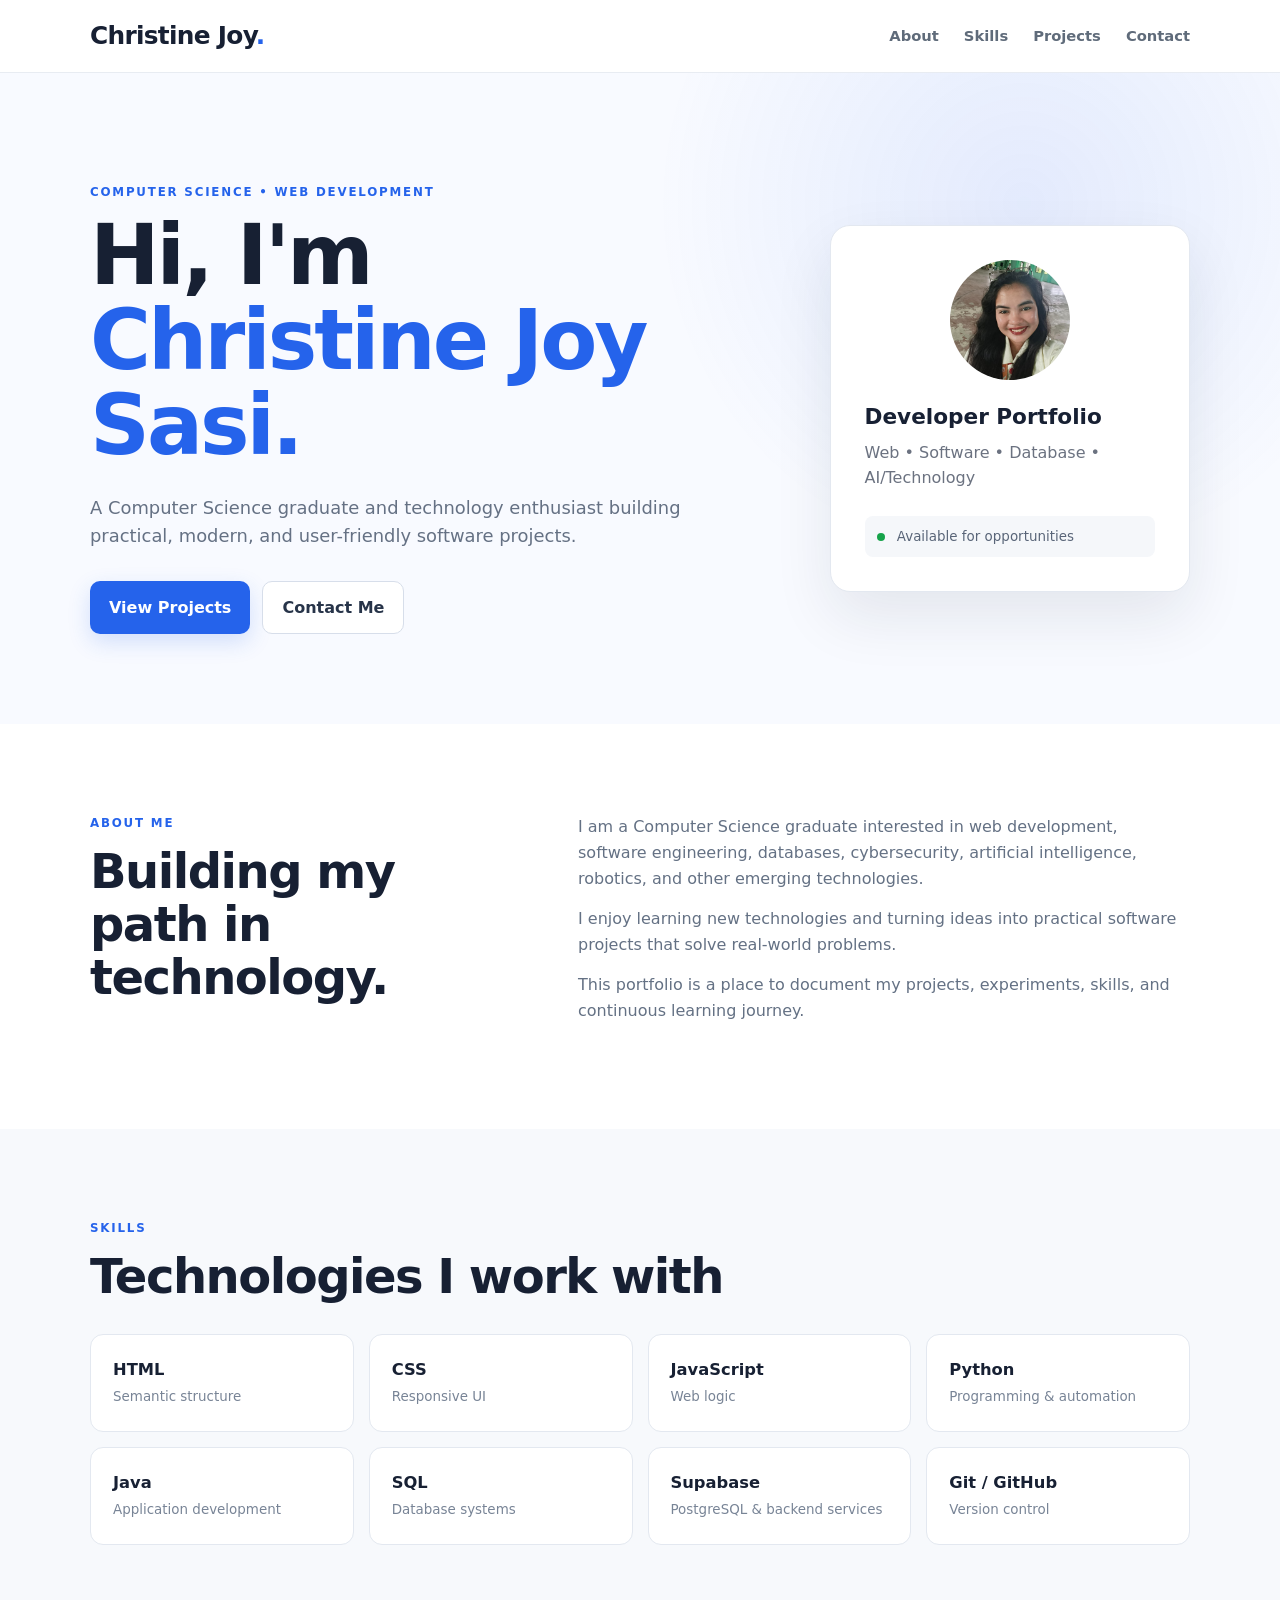
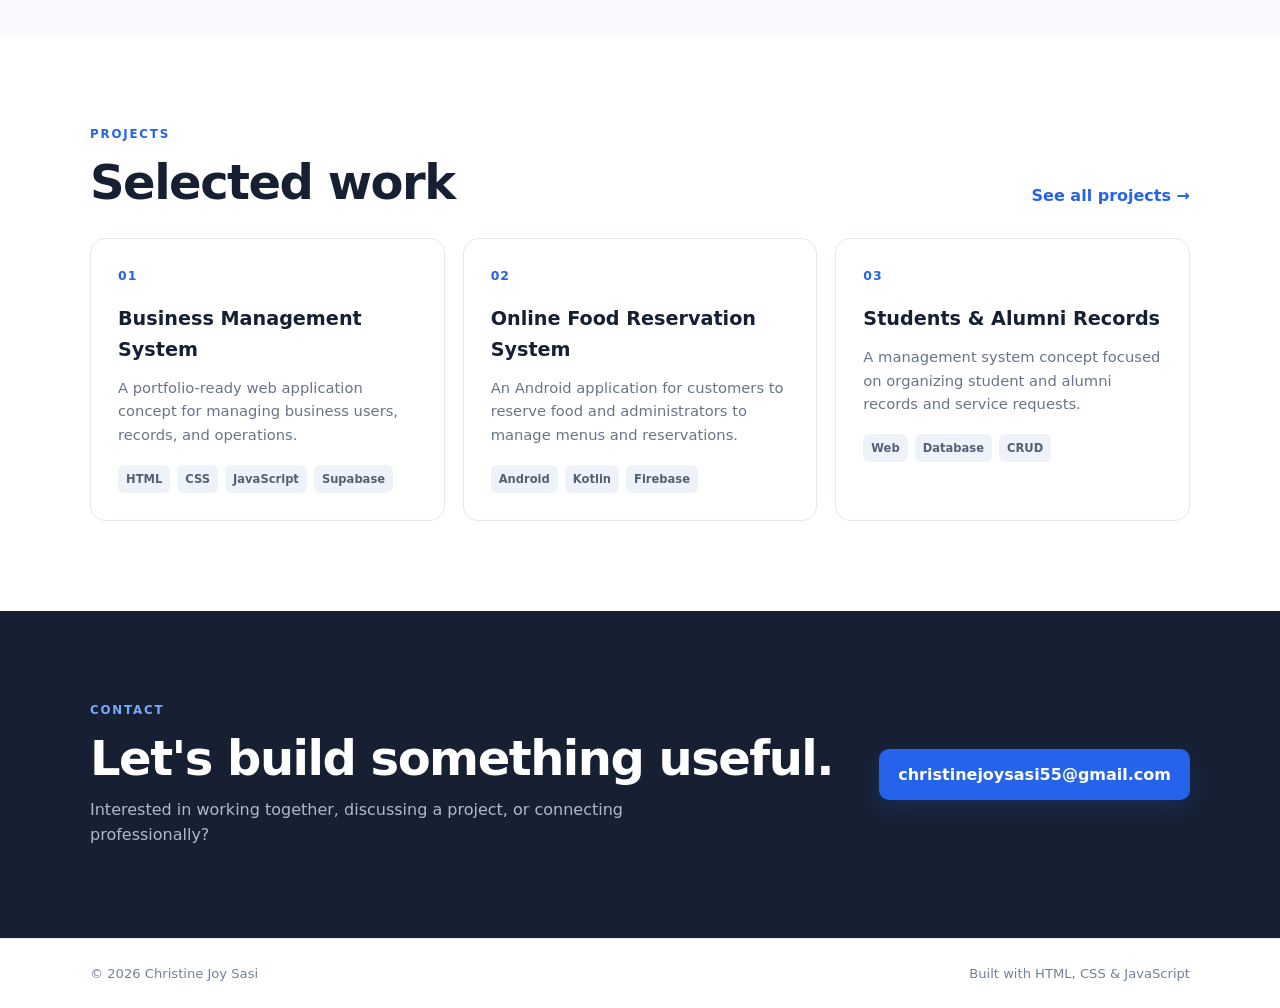
<file: index.html>
<!DOCTYPE html>
<html lang="en">
<head>
  <meta charset="UTF-8">
  <meta name="viewport" content="width=device-width, initial-scale=1.0">

  <meta
    name="description"
    content="Patrick Sarcia — Computer Science graduate, developer, and technology enthusiast."
  >

  <meta name="author" content="Christine Joy Sasi">

  <title>Christine Joy Sasi | Portfolio</title>

  <link rel="stylesheet" href="style.css">
</head>

<body>

  <!-- ================= HEADER ================= -->
  <header class="site-header">

    <nav class="nav container">

      <a class="brand" href="index.html" aria-label="Christine Joy Sasi home">
        Christine Joy<span>.</span>
      </a>

      <!-- Desktop Navigation -->
      <div class="nav-links" id="navLinks">

        <a href="#about">About</a>
        <a href="#skills">Skills</a>
        <a href="#projects">Projects</a>
        <a href="#contact">Contact</a>

      </div>

      <!-- Mobile Menu Button -->
      <button
        class="menu-toggle"
        type="button"
        aria-label="Open navigation menu"
        aria-expanded="false"
        aria-controls="navLinks"
      >
        ☰
      </button>

    </nav>
  </header>

  <main>

    <!-- ================= HERO ================= -->
    <section class="hero">

      <div class="container hero-grid">

        <div class="hero-content">

          <p class="eyebrow">
            COMPUTER SCIENCE • WEB DEVELOPMENT
          </p>

          <h1>
            Hi, I'm <span>Christine Joy Sasi.</span>
          </h1>

          <p class="hero-text">
            A Computer Science graduate and technology enthusiast building
            practical, modern, and user-friendly software projects.
          </p>

          <div class="hero-actions">

            <a class="btn primary" href="#projects">
              View Projects
            </a>

            <a class="btn outline" href="#contact">
              Contact Me
            </a>

          </div>

        </div>

        <div class="hero-card">

          <div class="avatar">
            <img src="Tin.jpg" alt="Christine Joy Sasi">
          </div>

          <h2>
            Developer Portfolio
          </h2>

          <p>
            Web • Software • Database • AI/Technology
          </p>

          <div class="status">
            <span></span>
            Available for opportunities
          </div>

        </div>
      </div>

    </section>

    <!-- ================= ABOUT ================= -->
    <section id="about" class="section">

      <div class="container two-col">

        <div>

          <p class="eyebrow">
            ABOUT ME
          </p>

          <h2>
            Building my path in technology.
          </h2>

        </div>

        <div class="about-text">

          <p>
            I am a Computer Science graduate interested in web development,
            software engineering, databases, cybersecurity, artificial
            intelligence, robotics, and other emerging technologies.
          </p>

          <p>
            I enjoy learning new technologies and turning ideas into
            practical software projects that solve real-world problems.
          </p>

          <p>
            This portfolio is a place to document my projects, experiments,
            skills, and continuous learning journey.
          </p>

        </div>

      </div>

    </section>

    <!-- ================= SKILLS ================= -->
    <section id="skills" class="section section-muted">

      <div class="container">

        <p class="eyebrow">
          SKILLS
        </p>

        <h2>
          Technologies I work with
        </h2>

        <div class="skill-grid">

          <div class="skill-card">
            <strong>HTML</strong>
            <span>Semantic structure</span>
          </div>

          <div class="skill-card">
            <strong>CSS</strong>
            <span>Responsive UI</span>
          </div>

          <div class="skill-card">
            <strong>JavaScript</strong>
            <span>Web logic</span>
          </div>

          <div class="skill-card">
            <strong>Python</strong>
            <span>Programming & automation</span>
          </div>

          <div class="skill-card">
            <strong>Java</strong>
            <span>Application development</span>
          </div>

          <div class="skill-card">
            <strong>SQL</strong>
            <span>Database systems</span>
          </div>

          <div class="skill-card">
            <strong>Supabase</strong>
            <span>PostgreSQL & backend services</span>
          </div>

          <div class="skill-card">
            <strong>Git / GitHub</strong>
            <span>Version control</span>
          </div>

        </div>

      </div>

    </section>

    <!-- ================= PROJECTS ================= -->
    <section id="projects" class="section">

      <div class="container">

        <div class="section-head">

          <div>
            <p class="eyebrow">
              PROJECTS
            </p>

            <h2>
              Selected work
            </h2>

          </div>

          <a class="text-link" href="projects.html">
            See all projects →
          </a>

        </div>

        <div class="project-grid">

          <!-- Project 01 -->
          <article class="project-card">

            <div class="project-number">
              01
            </div>

            <h3>
              Business Management System
            </h3>

            <p>
              A portfolio-ready web application concept for managing
              business users, records, and operations.
            </p>

            <div class="tags">

              <span>HTML</span>
              <span>CSS</span>
              <span>JavaScript</span>
              <span>Supabase</span>

            </div>

          </article>

          <!-- Project 02 -->
          <article class="project-card">

            <div class="project-number">
              02
            </div>

            <h3>
              Online Food Reservation System
            </h3>

            <p>
              An Android application for customers to reserve food and
              administrators to manage menus and reservations.
            </p>

            <div class="tags">

              <span>Android</span>
              <span>Kotlin</span>
              <span>Firebase</span>

            </div>

          </article>

          <!-- Project 03 -->
          <article class="project-card">

            <div class="project-number">
              03
            </div>

            <h3>
              Students & Alumni Records
            </h3>

            <p>
              A management system concept focused on organizing student
              and alumni records and service requests.
            </p>

            <div class="tags">

              <span>Web</span>
              <span>Database</span>
              <span>CRUD</span>

            </div>

          </article>

        </div>

      </div>

    </section>

    <!-- ================= CONTACT ================= -->
    <section id="contact" class="section contact-section">

      <div class="container contact-card">

        <div>

          <p class="eyebrow">
            CONTACT
          </p>

          <h2>
            Let's build something useful.
          </h2>

          <p>
            Interested in working together, discussing a project,
            or connecting professionally?
          </p>

        </div>

        <a
          class="btn primary"
          href="christinejoysasi55@gmail.com"
        >
          christinejoysasi55@gmail.com
        
        </a>

      </div>

    </section>

  </main>

  <!-- ================= FOOTER ================= -->
  <footer class="footer">

    <div class="container footer-inner">

      <span>
        © <span id="year"></span> Christine Joy Sasi
      </span>

      <span>
        Built with HTML, CSS & JavaScript
      </span>

    </div>

  </footer>

  <script src="script.js"></script>

</body>
</html>
</file>
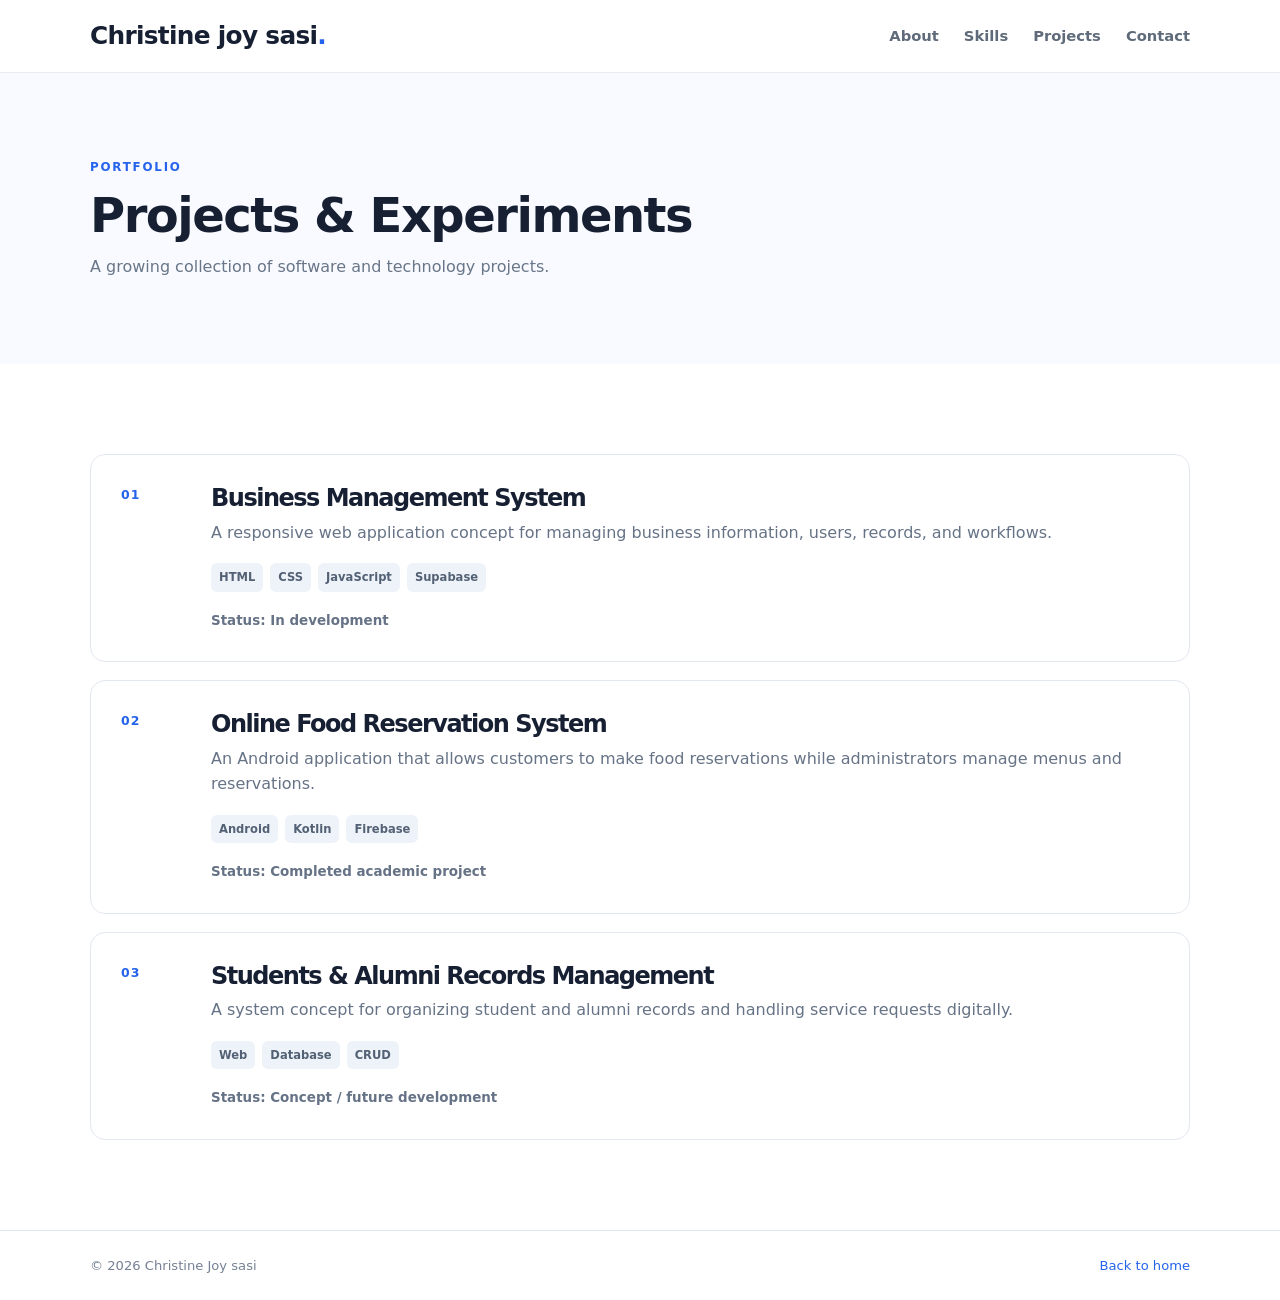
<file: projects.html>
<!DOCTYPE html>
<html lang="en">
<head>

  <meta charset="UTF-8">
  <meta name="viewport" content="width=device-width, initial-scale=1.0">

  <meta
    name="description"
    content="Projects and experiments by Patrick Sarcia, Computer Science graduate and developer."
  >

  <meta name="author" content="Patrick Sarcia">

  <title>Projects | Patrick Sarcia</title>

  <link rel="stylesheet" href="style.css">

</head>

<body>

  <!-- ================= HEADER ================= -->
  <header class="site-header">

    <nav class="nav container">

      <a
        class="brand"
        href="index.html"
        aria-label="Christine Joy Sasi"
      >
        Christine joy sasi<span>.</span>
      </a>

      <!-- Desktop Navigation -->
      <div class="nav-links" id="navLinks">

        <a href="index.html#about">
          About
        </a>

        <a href="index.html#skills">
          Skills
        </a>

        <a href="index.html#projects">
          Projects
        </a>

        <a href="index.html#contact">
          Contact
        </a>

      </div>

      <!-- Mobile Menu Button -->
      <button
        class="menu-toggle"
        type="button"
        aria-label="Open navigation menu"
        aria-expanded="false"
        aria-controls="navLinks"
      >
        ☰
      </button>

    </nav>

  </header>

  <main>

    <!-- ================= PAGE HERO ================= -->
    <section class="page-hero">

      <div class="container">

        <p class="eyebrow">
          PORTFOLIO
        </p>

        <h1>
          Projects & Experiments
        </h1>

        <p>
          A growing collection of software and technology projects.
        </p>

      </div>

    </section>

    <!-- ================= PROJECT LIST ================= -->
    <section class="section">

      <div class="container project-list">

        <!-- Project 01 -->
        <article class="project-detail">

          <div class="project-number">
            01
          </div>

          <div>

            <h2>
              Business Management System
            </h2>

            <p>
              A responsive web application concept for managing
              business information, users, records, and workflows.
            </p>

            <div class="tags">

              <span>HTML</span>
              <span>CSS</span>
              <span>JavaScript</span>
              <span>Supabase</span>

            </div>

            <p class="project-status">
              Status: In development
            </p>

          </div>

        </article>

        <!-- Project 02 -->
        <article class="project-detail">

          <div class="project-number">
            02
          </div>

          <div>

            <h2>
              Online Food Reservation System
            </h2>

            <p>
              An Android application that allows customers to make
              food reservations while administrators manage menus
              and reservations.
            </p>

            <div class="tags">

              <span>Android</span>
              <span>Kotlin</span>
              <span>Firebase</span>

            </div>

            <p class="project-status">
              Status: Completed academic project
            </p>

          </div>

        </article>

        <!-- Project 03 -->
        <article class="project-detail">

          <div class="project-number">
            03
          </div>

          <div>

            <h2>
              Students & Alumni Records Management
            </h2>

            <p>
              A system concept for organizing student and alumni
              records and handling service requests digitally.
            </p>

            <div class="tags">

              <span>Web</span>
              <span>Database</span>
              <span>CRUD</span>

            </div>

            <p class="project-status">
              Status: Concept / future development
            </p>

          </div>

        </article>

      </div>

    </section>

  </main>

  <!-- ================= FOOTER ================= -->
  <footer class="footer">

    <div class="container footer-inner">

      <span>
        © <span id="year"></span> Christine Joy sasi
      </span>

      <a href="index.html">
        Back to home
      </a>

    </div>

  </footer>

  <script src="script.js"></script>

</body>
</html>
</file>
<file: style.css>
/* =========================================================
   RESET
========================================================= */

* {
  margin: 0;
  padding: 0;
  box-sizing: border-box;
}

/* =========================================================
   BASE
========================================================= */

html {
  scroll-behavior: smooth;
  scroll-padding-top: 90px;
}

body {
  font-family:
    Inter,
    ui-sans-serif,
    system-ui,
    -apple-system,
    BlinkMacSystemFont,
    "Segoe UI",
    sans-serif;

  color: #172033;
  background: #ffffff;
  line-height: 1.6;
}

a {
  color: inherit;
}

button,
input,
textarea {
  font: inherit;
}

button {
  cursor: pointer;
}

.container {
  width: min(1100px, 92%);
  margin: 0 auto;
}

/* =========================================================
   HEADER / NAVIGATION
========================================================= */

.site-header {
  background: rgba(255, 255, 255, 0.94);
  backdrop-filter: blur(12px);

  border-bottom: 1px solid #e8ecf2;

  position: sticky;
  top: 0;

  z-index: 100;
}

.nav {
  min-height: 72px;

  display: flex;
  align-items: center;
  justify-content: space-between;

  gap: 20px;

  position: relative;
}

.brand {
  text-decoration: none;

  font-size: 1.55rem;
  font-weight: 800;

  letter-spacing: -0.7px;

  white-space: nowrap;
}

.brand span {
  color: #2563eb;
}

/* Desktop navigation */

.nav-links {
  display: flex;
  align-items: center;

  gap: 25px;
}

.nav-links a {
  text-decoration: none;

  color: #5f6b7a;

  font-size: 0.92rem;
  font-weight: 600;

  transition: color 0.2s ease;
}

.nav-links a:hover {
  color: #2563eb;
}

/* Mobile menu button */

.menu-toggle {
  display: none;

  border: 0;
  background: transparent;

  color: #172033;

  font-size: 1.6rem;

  line-height: 1;

  padding: 8px;

  border-radius: 8px;
}

.menu-toggle:hover {
  background: #f1f5f9;
}

/* =========================================================
   HERO
========================================================= */

.hero {
  padding: 110px 0 90px;

  background:
    radial-gradient(
      circle at 80% 20%,
      rgba(37, 99, 235, 0.10),
      transparent 32%
    ),
    #f8faff;
}

.hero-grid {
  display: grid;

  grid-template-columns: 1.3fr 0.7fr;

  gap: 70px;

  align-items: center;
}

.eyebrow {
  color: #2563eb;

  font-size: 0.74rem;
  font-weight: 800;

  letter-spacing: 1.8px;

  margin-bottom: 12px;
}

.hero h1 {
  font-size: clamp(2.8rem, 7vw, 5.2rem);

  line-height: 1.02;

  letter-spacing: -3px;

  max-width: 800px;
}

.hero h1 span {
  color: #2563eb;
}

.hero-text {
  max-width: 650px;

  color: #657184;

  font-size: 1.12rem;

  margin: 25px 0 30px;
}

/* =========================================================
   BUTTONS
========================================================= */

.hero-actions {
  display: flex;

  gap: 12px;

  flex-wrap: wrap;
}

.btn {
  display: inline-flex;

  justify-content: center;
  align-items: center;

  text-decoration: none;

  border: 0;
  border-radius: 10px;

  padding: 13px 19px;

  font-weight: 750;

  cursor: pointer;

  transition:
    transform 0.2s ease,
    background 0.2s ease,
    box-shadow 0.2s ease;
}

.btn:hover {
  transform: translateY(-2px);
}

.primary {
  background: #2563eb;

  color: #ffffff;

  box-shadow:
    0 8px 22px rgba(37, 99, 235, 0.18);
}

.primary:hover {
  background: #1d4ed8;
}

.outline {
  border: 1px solid #d7deea;

  background: #ffffff;

  color: #273449;
}

.outline:hover {
  background: #f8fafc;
}

/* =========================================================
   HERO CARD
========================================================= */

.hero-card {
  background: #ffffff;

  border: 1px solid #e3e8f0;

  border-radius: 20px;

  padding: 34px;

  box-shadow:
    0 25px 60px rgba(20, 32, 55, 0.09);
}

.avatar {
  width: 120px;
  height: 120px;
  border-radius: 50%;
  overflow: hidden;
  margin: 0 auto 20px;
}

.avatar img {
  width: 100%;
  height: 100%;
  object-fit: cover;
  display: block;
}

.hero-card h2 {
  font-size: 1.35rem;

  margin-bottom: 5px;
}

.hero-card p {
  color: #6b7280;
}

.status {
  margin-top: 25px;

  padding: 10px 12px;

  border-radius: 8px;

  background: #f5f7fa;

  color: #596578;

  font-size: 0.84rem;
}

.status span {
  display: inline-block;

  width: 8px;
  height: 8px;

  border-radius: 50%;

  background: #16a34a;

  margin-right: 8px;
}

/* =========================================================
   SECTIONS
========================================================= */

.section {
  padding: 90px 0;
}

.section-muted {
  background: #f7f9fc;
}

.section h2,
.page-hero h1 {
  font-size: clamp(2rem, 4vw, 3rem);

  line-height: 1.1;

  letter-spacing: -1.5px;
}

/* =========================================================
   ABOUT
========================================================= */

.two-col {
  display: grid;

  grid-template-columns: 0.8fr 1.2fr;

  gap: 80px;
}

.about-text p {
  color: #647184;

  margin-bottom: 15px;
}

/* =========================================================
   SKILLS
========================================================= */

.skill-grid {
  display: grid;

  grid-template-columns: repeat(4, 1fr);

  gap: 15px;

  margin-top: 32px;
}

.skill-card {
  padding: 22px;

  background: #ffffff;

  border: 1px solid #e3e8f0;

  border-radius: 13px;

  transition:
    transform 0.2s ease,
    box-shadow 0.2s ease;
}

.skill-card:hover {
  transform: translateY(-3px);

  box-shadow:
    0 12px 25px rgba(20, 32, 55, 0.07);
}

.skill-card strong {
  display: block;

  font-size: 1.02rem;
}

.skill-card span {
  color: #788496;

  font-size: 0.84rem;
}

/* =========================================================
   PROJECTS
========================================================= */

.section-head {
  display: flex;

  justify-content: space-between;
  align-items: end;

  gap: 25px;

  margin-bottom: 30px;
}

.text-link {
  color: #2563eb;

  text-decoration: none;

  font-weight: 700;

  white-space: nowrap;
}

.text-link:hover {
  text-decoration: underline;
}

.project-grid {
  display: grid;

  grid-template-columns: repeat(3, 1fr);

  gap: 18px;
}

.project-card {
  border: 1px solid #e3e8f0;

  border-radius: 15px;

  padding: 27px;

  background: #ffffff;

  transition:
    transform 0.2s ease,
    box-shadow 0.2s ease;
}

.project-card:hover {
  transform: translateY(-4px);

  box-shadow:
    0 18px 35px rgba(20, 32, 55, 0.08);
}

.project-number {
  color: #2563eb;

  font-weight: 800;

  font-size: 0.78rem;

  letter-spacing: 1px;

  margin-bottom: 18px;
}

.project-card h3 {
  font-size: 1.2rem;

  margin-bottom: 10px;
}

.project-card p {
  color: #687587;

  font-size: 0.92rem;
}

/* =========================================================
   TAGS
========================================================= */

.tags {
  display: flex;

  flex-wrap: wrap;

  gap: 7px;

  margin-top: 18px;
}

.tags span {
  font-size: 0.72rem;

  padding: 5px 8px;

  background: #eef3fa;

  border-radius: 6px;

  color: #536174;

  font-weight: 700;
}

/* =========================================================
   CONTACT
========================================================= */

.contact-section {
  background: #172033;

  color: #ffffff;
}

.contact-card {
  display: flex;

  justify-content: space-between;
  align-items: center;

  gap: 30px;
}

.contact-card p:not(.eyebrow) {
  color: #aeb9c9;

  margin-top: 12px;

  max-width: 650px;
}

.contact-section .eyebrow {
  color: #79a6ff;
}

/* =========================================================
   FOOTER
========================================================= */

.footer {
  border-top: 1px solid #e3e8f0;

  padding: 24px 0;

  color: #758195;

  font-size: 0.82rem;
}

.footer-inner {
  display: flex;

  justify-content: space-between;

  gap: 20px;
}

.footer a {
  color: #2563eb;

  text-decoration: none;
}

.footer a:hover {
  text-decoration: underline;
}

/* =========================================================
   PROJECTS PAGE
========================================================= */

.page-hero {
  padding: 85px 0;

  background: #f8faff;
}

.page-hero p:last-child {
  color: #697688;

  margin-top: 12px;
}

.project-list {
  display: grid;

  gap: 18px;
}

.project-detail {
  display: grid;

  grid-template-columns: 70px 1fr;

  gap: 20px;

  padding: 30px;

  border: 1px solid #e3e8f0;

  border-radius: 15px;

  background: #ffffff;
}

.project-detail h2 {
  font-size: 1.5rem;

  margin-bottom: 8px;
}

.project-detail p {
  color: #667386;
}

.project-status {
  font-size: 0.84rem;

  margin-top: 18px;

  font-weight: 700;
}

/* =========================================================
   FOCUS ACCESSIBILITY
========================================================= */

button:focus-visible,
a:focus-visible {
  outline: 3px solid rgba(37, 99, 235, 0.25);

  outline-offset: 3px;
}

/* =========================================================
   TABLET
========================================================= */

@media (max-width: 900px) {

  .hero-grid {
    grid-template-columns: 1fr;

    gap: 45px;
  }

  .hero-card {
    max-width: 600px;
  }

  .two-col {
    grid-template-columns: 1fr;

    gap: 40px;
  }

  .skill-grid {
    grid-template-columns: repeat(2, 1fr);
  }

  .project-grid {
    grid-template-columns: repeat(2, 1fr);
  }

}

/* =========================================================
   MOBILE NAVIGATION
========================================================= */

@media (max-width: 800px) {

  .nav {
    min-height: 68px;
  }

  .menu-toggle {
    display: block;
  }

  .nav-links {
    display: none;

    position: absolute;

    top: 68px;

    left: 0;
    right: 0;

    flex-direction: column;

    align-items: stretch;

    gap: 0;

    background: #ffffff;

    border-bottom: 1px solid #e5e7eb;

    box-shadow:
      0 12px 25px rgba(15, 23, 42, 0.08);

    padding: 10px 4%;
  }

  .nav-links.open {
    display: flex;
  }

  .nav-links a {
    padding: 14px 0;

    border-bottom: 1px solid #f1f5f9;
  }

  .nav-links a:last-child {
    border-bottom: 0;
  }

  .contact-card {
    flex-direction: column;

    align-items: flex-start;
  }

  .section-head {
    align-items: flex-start;

    flex-direction: column;
  }

}

/* =========================================================
   SMALL TABLETS / LARGE PHONES
========================================================= */

@media (max-width: 650px) {

  .hero {
    padding: 80px 0 65px;
  }

  .hero h1 {
    letter-spacing: -2px;
  }

  .hero-card {
    padding: 28px;
  }

  .section {
    padding: 70px 0;
  }

  .project-grid {
    grid-template-columns: 1fr;
  }

  .project-detail {
    grid-template-columns: 1fr;

    gap: 5px;
  }

}

/* =========================================================
   SMALL PHONES
========================================================= */

@media (max-width: 520px) {

  .container {
    width: min(92%, 1100px);
  }

  .hero {
    padding: 70px 0 55px;
  }

  .hero h1 {
    font-size: clamp(2.5rem, 13vw, 3.5rem);

    letter-spacing: -2px;
  }

  .hero-text {
    font-size: 1rem;
  }

  .hero-actions {
    flex-direction: column;

    align-items: stretch;
  }

  .btn {
    width: 100%;
  }

  .skill-grid {
    grid-template-columns: 1fr;
  }

  .section {
    padding: 60px 0;
  }

  .section h2,
  .page-hero h1 {
    font-size: 2rem;
  }

  .project-card {
    padding: 23px;
  }

  .project-detail {
    padding: 23px;
  }

  .footer-inner {
    flex-direction: column;

    align-items: flex-start;
  }

  .page-hero {
    padding: 65px 0;
  }

}

/* =========================================================
   VERY SMALL PHONES
========================================================= */

@media (max-width: 360px) {

  .brand {
    font-size: 1.35rem;
  }

  .hero h1 {
    font-size: 2.35rem;
  }

  .hero-card {
    padding: 23px;
  }

  .avatar {
    width: 75px;
    height: 75px;
  }

}      
}      
}
</file>
